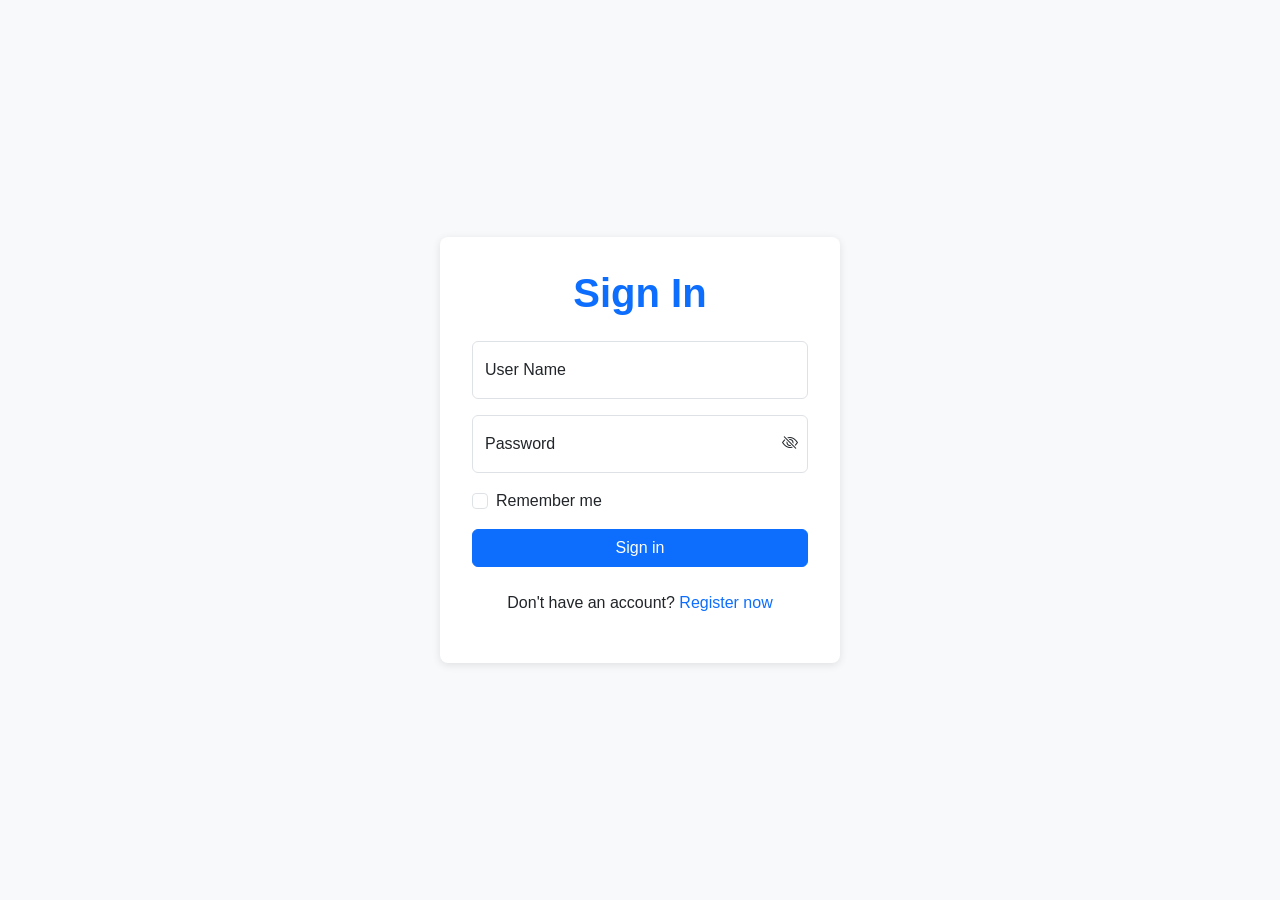
<file: pahana-edu-back-end/src/main/webapp/index.html>
<!DOCTYPE html>
<html lang="en">
<head>
    <meta charset="UTF-8">
    <meta name="viewport" content="width=device-width, initial-scale=1.0">
    <link href="https://cdn.jsdelivr.net/npm/bootstrap@5.3.7/dist/css/bootstrap.min.css" rel="stylesheet" integrity="sha384-LN+7fdVzj6u52u30Kp6M/trliBMCMKTyK833zpbD+pXdCLuTusPj697FH4R/5mcr" crossorigin="anonymous">
    <title>Login</title>
    <link href="https://cdn.jsdelivr.net/npm/bootstrap-icons@1.10.5/font/bootstrap-icons.css" rel="stylesheet">
    <style>
        body {
            font-family: 'Inter', sans-serif;
            background-color: #f8f9fa;
            display: flex;
            align-items: center;
            justify-content: center;
            min-height: 100vh;
        }
        .login-card {
            background-color: #ffffff;
            border-radius: 0.5rem;
            box-shadow: 0 2px 8px rgba(0, 0, 0, 0.1);
            padding: 2rem;
            width: 100%;
            max-width: 400px;
        }
        .brand-title {
            font-weight: 700;
            color: #0d6efd;
        }
        .form-floating {
            margin-bottom: 1rem;
        }
        .register-link {
            color: #0d6efd;
            text-decoration: none;
        }
        .register-link:hover {
            text-decoration: underline;
        }
        .show-password {
            cursor: pointer;
            position: absolute;
            right: 10px;
            top: 50%;
            transform: translateY(-50%);
        }
    </style>
</head>
<body>
<main class="container">
    <div class="login-card mx-auto">
        <div class="text-center mb-4">
            <h1 class="brand-title">Sign In</h1>
        </div>
        <form id="loginForm">
            <div class="form-floating position-relative">
                <input type="text" class="form-control" id="userName" placeholder="User Name" aria-label="User Name" required>
                <label for="userName">User Name</label>
            </div>
            <div class="form-floating position-relative">
                <input type="password" class="form-control" id="floatingPassword" placeholder="Password" aria-label="Password" required>
                <label for="floatingPassword">Password</label>
                <i class="bi bi-eye-slash show-password" id="togglePassword"></i>
            </div>
            <div class="form-check mb-3 text-start">
                <input class="form-check-input" type="checkbox" value="remember-me" id="rememberMe" aria-label="Remember me">
                <label class="form-check-label" for="rememberMe">
                    Remember me
                </label>
            </div>
            <button class="w-100 btn btn-primary" id="btnSignIn" type="button">Sign in</button>
            <div class="mt-4 text-center">
                <p>Don't have an account? <a href="views/register.html" class="register-link">Register now</a></p>
            </div>
            <div id="message" class="mt-3"></div>
        </form>
    </div>
</main>
<script src="https://code.jquery.com/jquery-3.7.1.min.js"
        integrity="sha256-/JqT3SQfawRcv/BIHPThkBvs0OEvtFFmqPF/lYI/Cxo="
        crossorigin="anonymous"></script>
<script src="https://cdn.jsdelivr.net/npm/@popperjs/core@2.11.6/dist/umd/popper.min.js"></script>
<script src="https://cdn.jsdelivr.net/npm/bootstrap@5.3.0/dist/js/bootstrap.min.js"></script>
<script>
    $(document).ready(function () {
        // Toggle password visibility
        $("#togglePassword").click(function () {
            const passwordField = $("#floatingPassword");
            const type = passwordField.attr("type") === "password" ? "text" : "password";
            passwordField.attr("type", type);
            $(this).toggleClass("bi-eye bi-eye-slash");
        });

        // Form submission
        $("#btnSignIn").click(function (e) {
            e.preventDefault();

            // Simple validation
            const username = $("#userName").val().trim();
            const password = $("#floatingPassword").val();

            // Clear previous error messages
            $('.form-control').removeClass('is-invalid');
            $('.invalid-feedback').remove();
            $("#message").empty();

            let hasErrors = false;

            // Validate username
            if (!username) {
                showFieldError('#userName', 'Username is required');
                hasErrors = true;
            } else if (username.length < 3) {
                showFieldError('#userName', 'Username must be at least 3 characters long');
                hasErrors = true;
            }

            // Validate password
            if (!password) {
                showFieldError('#floatingPassword', 'Password is required');
                hasErrors = true;
            } else if (password.length < 6) {
                showFieldError('#floatingPassword', 'Password must be at least 6 characters long');
                hasErrors = true;
            }

            if (hasErrors) {
                return;
            }

            const loginData = {
                username: username,
                password: password
            };
            $.ajax({
                type: "POST",
                url: "http://localhost:8080/pahana/login", // Placeholder URL
                contentType: "application/json",
                data: JSON.stringify(loginData),
                success: function (response) {
                    localStorage.setItem("userRole", response.role);
                    $("#message").html(`
                        <div class="toast align-items-center text-bg-success border-0" role="alert" aria-live="assertive" aria-atomic="true">
                            <div class="d-flex">
                                <div class="toast-body">
                                    ${response.message}
                                </div>
                                <button type="button" class="btn-close btn-close-white me-2 m-auto" data-bs-dismiss="toast" aria-label="Close"></button>
                            </div>
                        </div>
                    `);
                    // Initialize and show the toast
                    const toastElement = $("#message .toast");
                    const toast = new bootstrap.Toast(toastElement[0], { delay: 1000 });
                    toast.show();
                    $("#loginForm")[0].reset();
                    setTimeout(() => {
                        window.location.href = "dashboard.html?fresh=true" // Redirect to dashboard with fresh login flag
                    }, 1000);
                },
                error: function () {
                    $("#message").html(`<div class="alert alert-danger">Error logging in.</div>`);
                }
            });
        });

        // Helper function to show field validation errors
        function showFieldError(fieldSelector, message) {
            const $field = $(fieldSelector);
            $field.addClass('is-invalid');
            $field.after('<div class="invalid-feedback">' + message + '</div>');
        }
    });
</script>
</body>
</html>
</file>
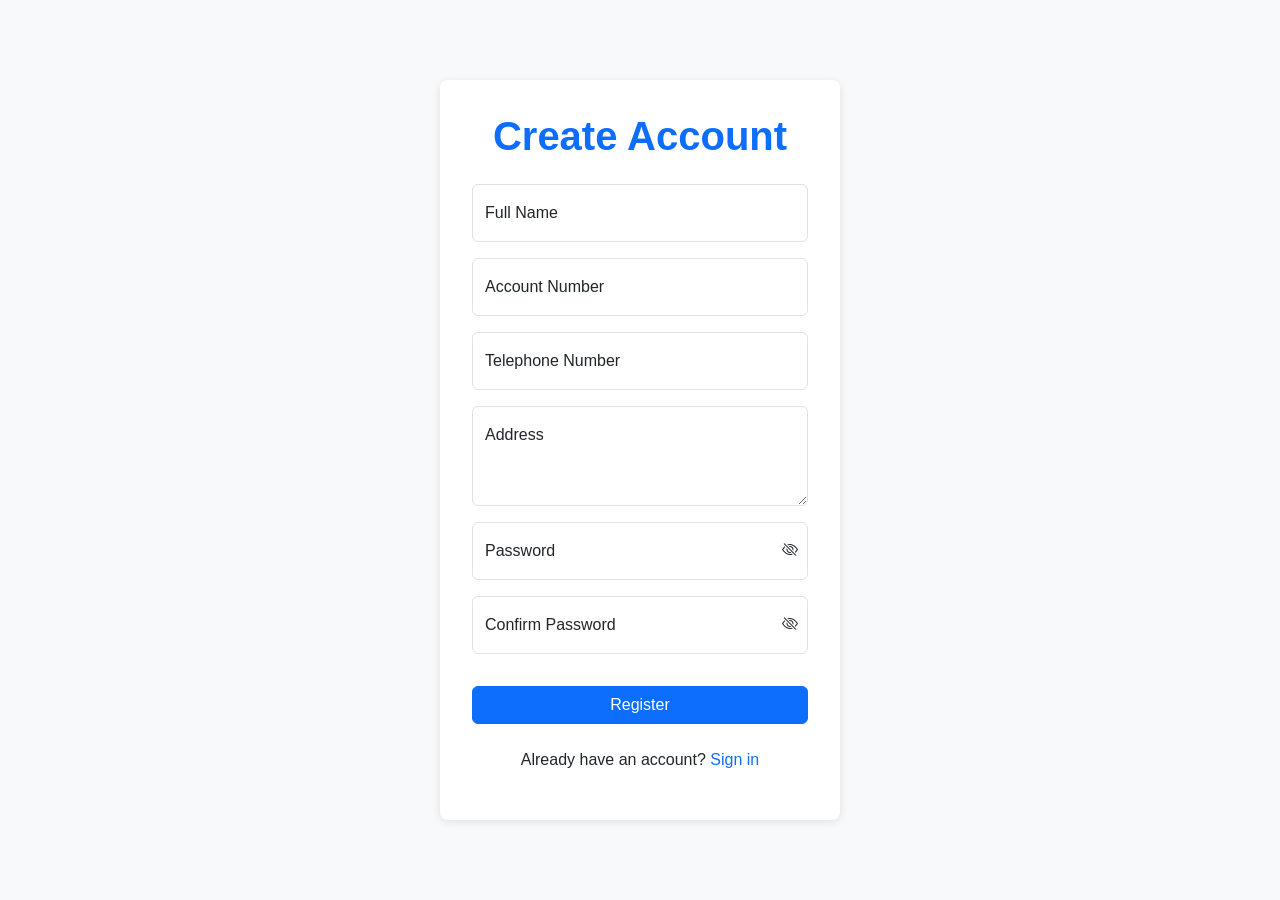
<file: pahana-edu-back-end/src/main/webapp/views/register.html>
<!DOCTYPE html>
<html lang="en">
<head>
  <meta charset="UTF-8">
  <meta name="viewport" content="width=device-width, initial-scale=1.0">
  <link href="https://cdn.jsdelivr.net/npm/bootstrap@5.3.7/dist/css/bootstrap.min.css" rel="stylesheet" integrity="sha384-LN+7fdVzj6u52u30Kp6M/trliBMCMKTyK833zpbD+pXdCLuTusPj697FH4R/5mcr" crossorigin="anonymous">
  <title>Register</title>
  <link rel="stylesheet" href="./styles/register.css">
  <link href="https://cdn.jsdelivr.net/npm/bootstrap-icons@1.10.5/font/bootstrap-icons.css" rel="stylesheet">
  <style>
    body {
      font-family: 'Inter', sans-serif;
      background-color: #f8f9fa;
      display: flex;
      align-items: center;
      justify-content: center;
      min-height: 100vh;
    }
    .register-card {
      background-color: #ffffff;
      border-radius: 0.5rem;
      box-shadow: 0 2px 8px rgba(0, 0, 0, 0.1);
      padding: 2rem;
      width: 100%;
      max-width: 400px;
    }
    .brand-title {
      font-weight: 700;
      color: #0d6efd;
    }
    .form-floating {
      margin-bottom: 1rem;
    }
    .login-link {
      color: #0d6efd;
      text-decoration: none;
    }
    .login-link:hover {
      text-decoration: underline;
    }
    .show-password {
      cursor: pointer;
      position: absolute;
      right: 10px;
      top: 50%;
      transform: translateY(-50%);
    }
  </style>
</head>
<body>
<main class="container">
  <div class="register-card mx-auto">
    <div class="text-center mb-4">
      <h1 class="brand-title">Create Account</h1>
    </div>
    <form id="registerForm">
      <div class="form-floating">
        <input type="text" class="form-control" id="floatingName" placeholder="Full Name" aria-label="Full Name" required>
        <label for="floatingName">Full Name</label>
      </div>
      <div class="form-floating">
        <input type="text" class="form-control" id="floatingAccountNo" placeholder="Account Number" aria-label="Account Number" required>
        <label for="floatingAccountNo">Account Number</label>
      </div>
      <div class="form-floating">
        <input type="tel" class="form-control" id="floatingTel" placeholder="Telephone Number" aria-label="Telephone Number" required>
        <label for="floatingTel">Telephone Number</label>
      </div>
      <div class="form-floating">
        <textarea class="form-control" id="floatingAddress" placeholder="Address" style="height: 100px" aria-label="Address" required></textarea>
        <label for="floatingAddress">Address</label>
      </div>
      <div class="form-floating position-relative">
        <input type="password" class="form-control" id="floatingPassword" placeholder="Password" aria-label="Password" required>
        <label for="floatingPassword">Password</label>
        <i class="bi bi-eye-slash show-password" id="togglePassword"></i>
      </div>
      <div class="form-floating position-relative">
        <input type="password" class="form-control" id="floatingConfirmPassword" placeholder="Confirm Password" aria-label="Confirm Password" required>
        <label for="floatingConfirmPassword">Confirm Password</label>
        <i class="bi bi-eye-slash show-password" id="toggleConfirmPassword"></i>
      </div>
      <button class="w-100 btn btn-primary mt-3" type="submit">Register</button>
      <div class="mt-4 text-center">
        <p>Already have an account? <a href="../index.html" class="login-link">Sign in</a></p>
      </div>
      <div id="message" class="mt-3"></div>
    </form>
  </div>
</main>
<script src="https://code.jquery.com/jquery-3.7.1.min.js"
        integrity="sha256-/JqT3SQfawRcv/BIHPThkBvs0OEvtFFmqPF/lYI/Cxo="
        crossorigin="anonymous"></script>
<script src="https://cdn.jsdelivr.net/npm/bootstrap@5.3.0/dist/js/bootstrap.min.js"></script>
<script src="js/Register.js"></script>
</body>
</html>
</file>
<file: pahana-edu-back-end/src/main/webapp/views/styles/register.css>
body {
    font-family: 'Inter', sans-serif;
    background-color: #f8f9fa;
    display: flex;
    align-items: center;
    justify-content: center;
    min-height: 100vh;
}
.register-card {
    background-color: #ffffff;
    border-radius: 0.5rem;
    box-shadow: 0 2px 8px rgba(0, 0, 0, 0.1);
    padding: 2rem;
    width: 100%;
    max-width: 400px;
}
.brand-title {
    font-weight: 700;
    color: #0d6efd;
}
.form-floating {
    margin-bottom: 1rem;
}
.login-link {
    color: #0d6efd;
    text-decoration: none;
}
.login-link:hover {
    text-decoration: underline;
}
.show-password {
    cursor: pointer;
    position: absolute;
    right: 10px;
    top: 50%;
    transform: translateY(-50%);
}
</file>
